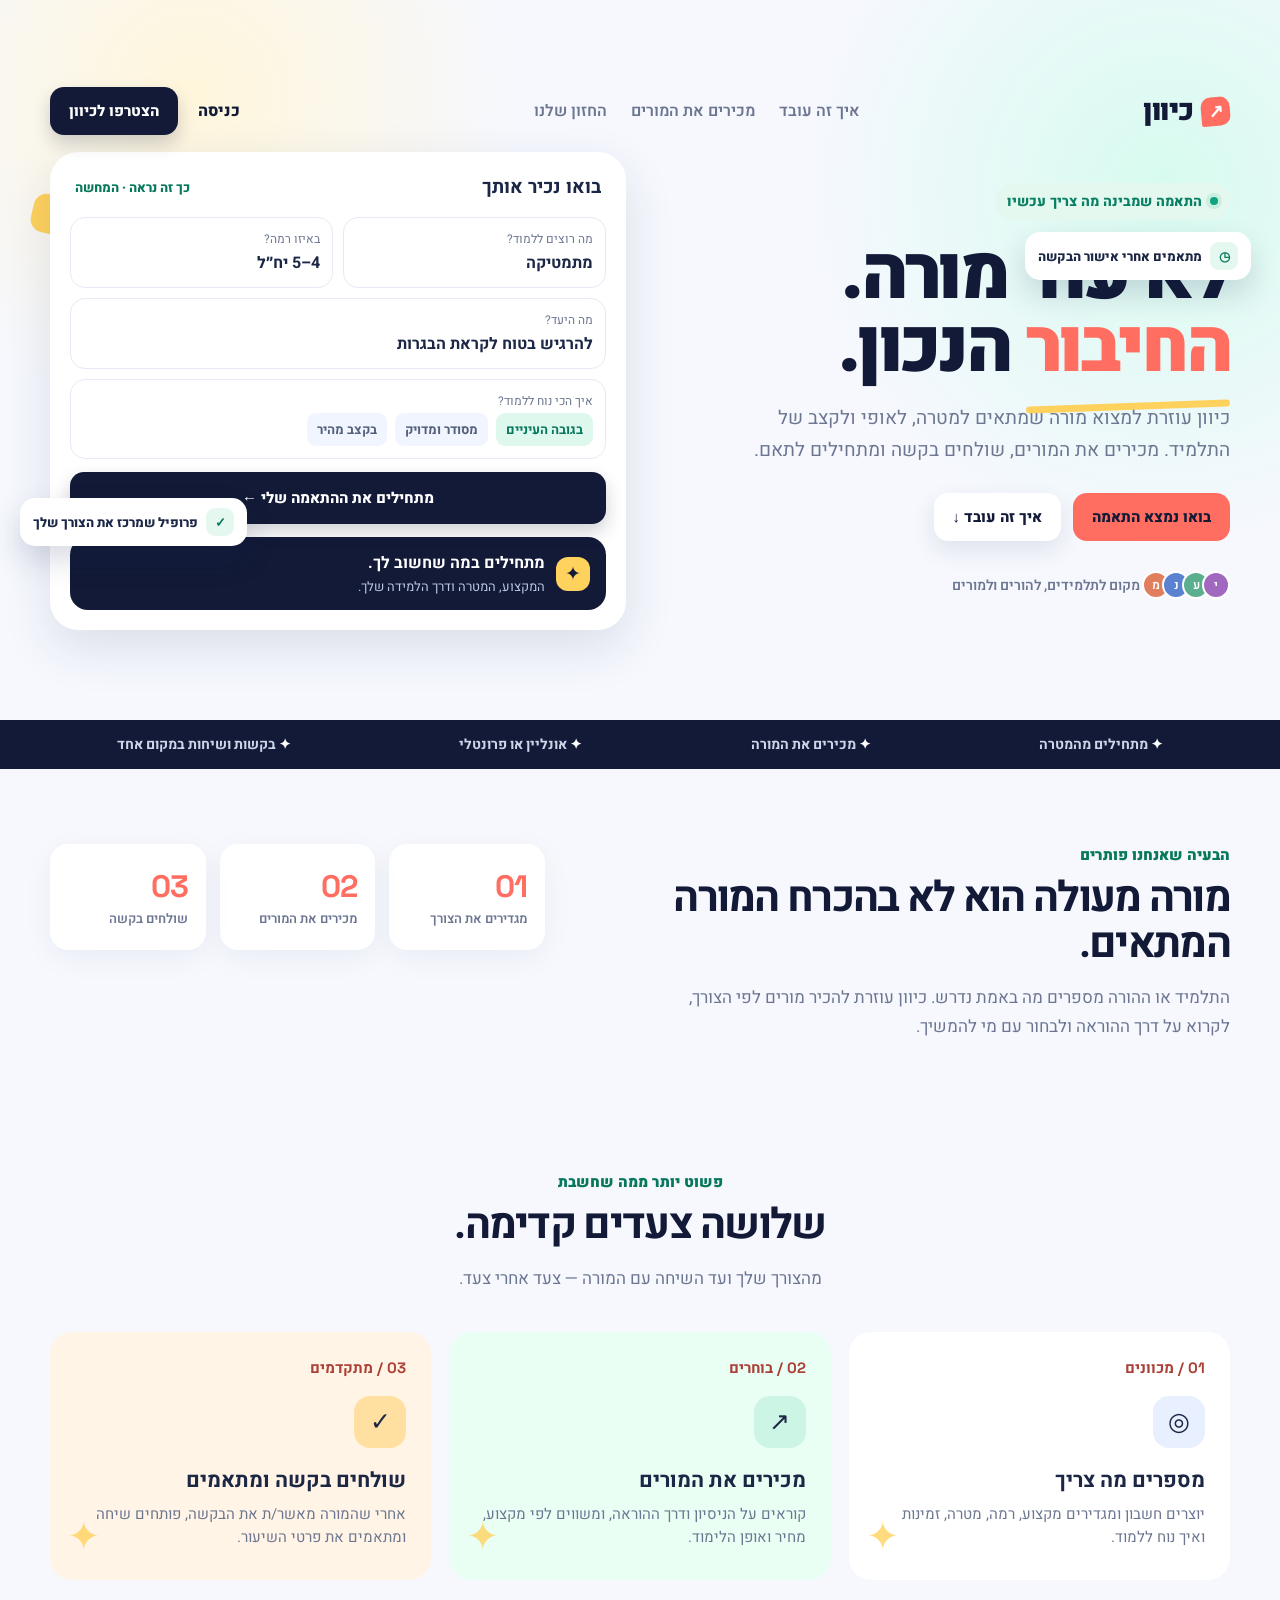
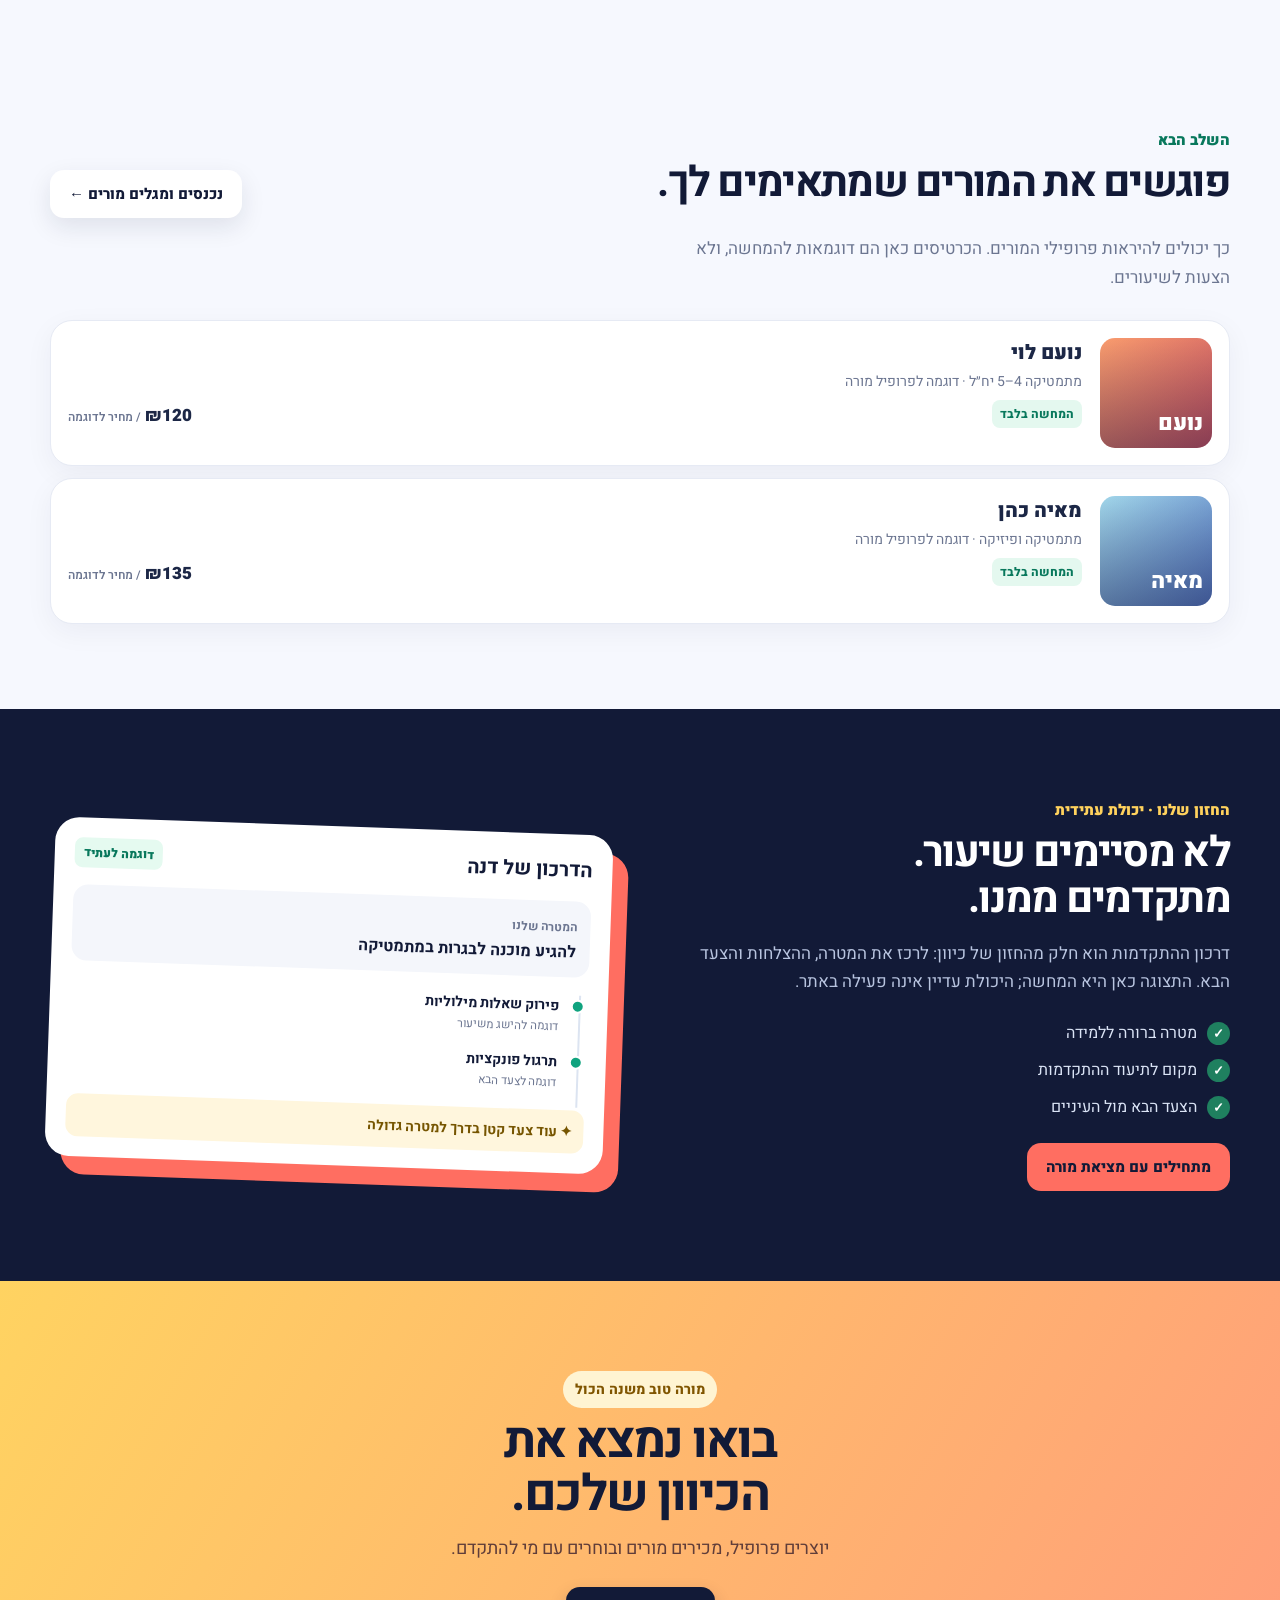
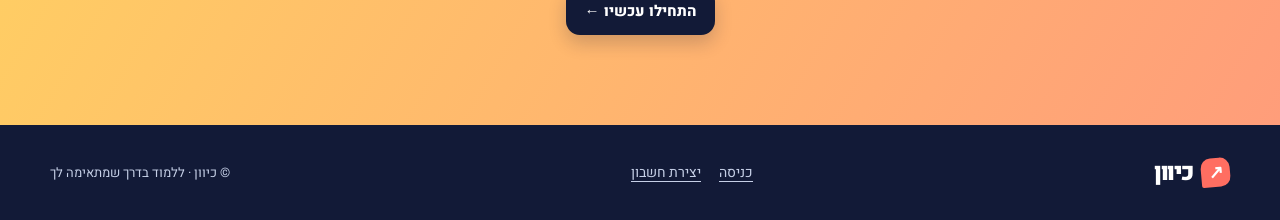
<file: index.html>
<!doctype html>
<html lang="he" dir="rtl">
<head>
  <meta charset="utf-8">
  <meta name="viewport" content="width=device-width, initial-scale=1">
  <meta name="theme-color" content="#111a38">
  <meta
    name="description"
    content="כיוון — מוצאים מורה שמתאים למטרה, לאופי ולקצב הלמידה שלך."
  >
  <title>כיוון — למצוא מורה שמבין אותך</title>

  <style>
    @import url('https://fonts.googleapis.com/css2?family=Heebo:wght@400;500;600;700;800;900&family=Space+Grotesk:wght@600;700&display=swap');

    :root {
      --navy: #121a37;
      --ink: #1c2746;
      --mint: #e9fff4;
      --teal: #10a37f;
      --teal-dark: #08785c;
      --coral: #ff6e61;
      --yellow: #ffd25d;
      --cloud: #f6f8fe;
      --line: #e6eaf4;
      --white: #fff;
      --muted: #6c7691;
      --shadow: 0 18px 50px rgba(26,39,76,.12);
    }

    * { box-sizing: border-box; }

    html {
      scroll-behavior: smooth;
      scroll-padding-top: 24px;
    }

    body {
      margin: 0;
      background: var(--cloud);
      color: var(--ink);
      font-family: Heebo, Arial, sans-serif;
    }

    button { font: inherit; }

    a { text-underline-offset: 4px; }

    a:focus-visible,
    button:focus-visible {
      outline: 3px solid var(--teal-dark);
      outline-offset: 5px;
    }

    [hidden] { display: none !important; }

    .shell { overflow: hidden; }

    .container {
      width: min(1180px, calc(100% - 40px));
      margin-inline: auto;
    }

    .skip-link {
      position: fixed;
      top: 10px;
      right: 15px;
      z-index: 100;
      padding: 12px 18px;
      border-radius: 10px;
      color: #fff;
      background: var(--navy);
      transform: translateY(-160%);
    }

    .skip-link:focus { transform: translateY(0); }

    .nav {
      min-height: 82px;
      display: flex;
      align-items: center;
      justify-content: space-between;
      gap: 18px;
      position: relative;
      z-index: 4;
    }

    .brand {
      font-size: 29px;
      font-weight: 900;
      letter-spacing: -1.4px;
      display: flex;
      gap: 8px;
      align-items: center;
      color: var(--navy);
      text-decoration: none;
      flex-shrink: 0;
    }

    .brand-mark {
      width: 29px;
      height: 29px;
      border-radius: 10px 10px 10px 2px;
      background: var(--coral);
      display: grid;
      place-items: center;
      color: #fff;
      font-size: 18px;
      transform: rotate(-5deg);
    }

    .nav-links {
      display: flex;
      gap: 24px;
      align-items: center;
    }

    .nav-links a {
      display: inline-flex;
      align-items: center;
      min-height: 44px;
      color: var(--muted);
      font-weight: 600;
      text-decoration: none;
    }

    .nav-links a:hover { color: var(--teal-dark); }

    .nav-actions {
      display: flex;
      align-items: center;
      gap: 10px;
    }

    .login-link {
      padding: 10px;
      color: var(--navy);
      font-weight: 800;
      text-decoration: none;
      white-space: nowrap;
    }

    .button {
      display: inline-flex;
      align-items: center;
      justify-content: center;
      min-height: 46px;
      border: 0;
      font-family: inherit;
      font-weight: 800;
      font-size: 15px;
      cursor: pointer;
      border-radius: 14px;
      padding: 13px 19px;
      text-decoration: none;
      text-align: center;
      transition: .2s transform, .2s box-shadow;
    }

    .button:hover { transform: translateY(-2px); }

    .button-primary {
      background: var(--navy);
      color: #fff;
      box-shadow: 0 8px 18px rgba(18,26,55,.2);
    }

    .button-coral {
      background: var(--coral);
      color: var(--navy);
    }

    .button-light {
      background: #fff;
      color: var(--navy);
      box-shadow: 0 9px 24px rgba(18,26,55,.1);
    }

    .menu-toggle {
      display: none;
      width: 44px;
      height: 44px;
      border: 1px solid var(--line);
      border-radius: 11px;
      background: #fff;
      color: var(--navy);
      cursor: pointer;
      font-size: 23px;
    }

    .hero {
      position: relative;
      min-height: 620px;
      padding: 70px 0 90px;
      background:
        radial-gradient(circle at 15% 13%, #fff6db 0, transparent 26%),
        radial-gradient(circle at 91% 26%, #d7fbef 0, transparent 28%),
        #f6f8fe;
    }

    .hero-grid {
      display: grid;
      grid-template-columns: 1fr 1.03fr;
      gap: 45px;
      align-items: center;
      position: relative;
      z-index: 1;
    }

    .hero-grid > * { min-width: 0; }

    .eyebrow {
      display: inline-flex;
      align-items: center;
      gap: 8px;
      background: #e4f8ef;
      color: #098064;
      padding: 8px 12px;
      border-radius: 99px;
      font-size: 14px;
      font-weight: 800;
    }

    .eyebrow i {
      width: 8px;
      height: 8px;
      background: var(--teal);
      border-radius: 50%;
      box-shadow: 0 0 0 4px #c9efde;
    }

    .hero h1 {
      font-size: clamp(49px, 5.8vw, 78px);
      letter-spacing: -3.6px;
      line-height: .98;
      margin: 19px 0;
      color: var(--navy);
      font-weight: 900;
    }

    .hero h1 em {
      font-style: normal;
      color: var(--coral);
      position: relative;
    }

    .hero h1 em::after {
      content: "";
      position: absolute;
      right: 0;
      left: 0;
      bottom: -8px;
      height: 7px;
      background: var(--yellow);
      border-radius: 30px;
      z-index: -1;
      transform: rotate(-2deg);
    }

    .hero-text {
      font-size: 19px;
      line-height: 1.65;
      color: var(--muted);
      max-width: 520px;
      margin: 0;
    }

    .hero-actions {
      display: flex;
      gap: 12px;
      align-items: center;
      margin-top: 27px;
    }

    .hero-trust {
      display: flex;
      align-items: center;
      gap: 10px;
      margin-top: 30px;
      color: var(--muted);
      font-size: 14px;
      font-weight: 600;
    }

    .faces { display: flex; direction: ltr; }

    .face {
      margin-left: -8px;
      width: 28px;
      height: 28px;
      border-radius: 50%;
      border: 2px solid #fff;
      display: grid;
      place-items: center;
      font-size: 12px;
      color: #fff;
    }

    .f1 { background: #e17e5d; }
    .f2 { background: #5a82d1; }
    .f3 { background: #5baf8e; }
    .f4 { background: #a069bf; }

    .search-card {
      background: #fff;
      border: 1px solid #fff;
      border-radius: 28px;
      padding: 19px;
      box-shadow: var(--shadow);
      position: relative;
    }

    .search-card::before {
      content: "";
      position: absolute;
      left: -19px;
      top: 42px;
      width: 39px;
      height: 39px;
      background: var(--yellow);
      border-radius: 13px;
      transform: rotate(13deg);
      z-index: -1;
    }

    .search-head {
      display: flex;
      justify-content: space-between;
      align-items: center;
      gap: 10px;
      margin: 1px 5px 16px;
    }

    .search-head b { font-size: 19px; }

    .progress {
      font-size: 13px;
      color: var(--teal-dark);
      font-weight: 800;
    }

    .search-fields {
      display: grid;
      grid-template-columns: 1fr 1fr;
      gap: 10px;
    }

    .field {
      border: 1px solid var(--line);
      border-radius: 15px;
      padding: 12px;
      min-height: 69px;
      background: #fff;
    }

    .field-label {
      display: block;
      font-size: 12px;
      color: var(--muted);
      margin-bottom: 3px;
    }

    .field strong { font-size: 16px; }
    .full { grid-column: 1 / -1; }

    .choice-row {
      display: flex;
      gap: 8px;
      flex-wrap: wrap;
    }

    .choice {
      font-size: 13px;
      background: #f1f5ff;
      color: #53607a;
      padding: 7px 10px;
      border-radius: 9px;
      font-weight: 700;
    }

    .choice.active {
      background: #dff8ee;
      color: #08785c;
    }

    .match-button {
      width: 100%;
      margin-top: 13px;
      padding: 15px;
    }

    .magic-card {
      background: var(--navy);
      border-radius: 18px;
      margin-top: 13px;
      padding: 14px 16px;
      color: #fff;
      display: flex;
      align-items: center;
      gap: 11px;
    }

    .magic-star {
      flex: none;
      width: 34px;
      height: 34px;
      border-radius: 12px;
      background: var(--yellow);
      color: var(--navy);
      display: grid;
      place-items: center;
      font-size: 19px;
    }

    .magic-card p {
      font-size: 13px;
      margin: 2px 0 0;
      color: #bec8e3;
    }

    .floating {
      position: absolute;
      background: #fff;
      border-radius: 15px;
      padding: 10px 13px;
      box-shadow: 0 14px 30px rgba(23,38,78,.16);
      font-size: 13px;
      font-weight: 800;
      display: flex;
      gap: 8px;
      align-items: center;
    }

    .float-a {
      left: -30px;
      bottom: 84px;
      animation: float 4s ease-in-out infinite;
    }

    .float-b {
      right: -21px;
      top: 80px;
      animation: float 5s 1s ease-in-out infinite;
    }

    .float-icon {
      background: #e4f8ef;
      color: var(--teal-dark);
      width: 28px;
      height: 28px;
      border-radius: 9px;
      display: grid;
      place-items: center;
    }

    @keyframes float {
      50% { transform: translateY(-10px); }
    }

    .ticker {
      background: var(--navy);
      color: #fff;
      padding: 14px 0;
    }

    .ticker-inner {
      display: flex;
      justify-content: space-around;
      flex-wrap: wrap;
      gap: 12px 35px;
      color: #cdd5eb;
      font-size: 14px;
      font-weight: 700;
    }

    .ticker b { color: #fff; }

    .stats {
      padding: 75px 0 28px;
      display: grid;
      grid-template-columns: 1.1fr .9fr;
      gap: 80px;
      align-items: start;
    }

    .section-kicker {
      color: var(--teal-dark);
      font-weight: 900;
      font-size: 15px;
    }

    .section-title {
      font-size: 42px;
      line-height: 1.1;
      letter-spacing: -1.7px;
      margin: 9px 0 12px;
      color: var(--navy);
    }

    .section-copy {
      color: var(--muted);
      font-size: 17px;
      line-height: 1.7;
      max-width: 560px;
    }

    .number-grid {
      display: grid;
      grid-template-columns: repeat(3, 1fr);
      gap: 14px;
    }

    .number {
      background: #fff;
      border-radius: 18px;
      padding: 22px 18px;
      box-shadow: 0 8px 30px rgba(18,26,55,.05);
    }

    .number b {
      font-family: "Space Grotesk", Heebo, sans-serif;
      font-size: 31px;
      letter-spacing: -1px;
      color: var(--coral);
    }

    .number span {
      display: block;
      color: var(--muted);
      font-size: 13px;
      font-weight: 600;
      margin-top: 3px;
    }

    .how { padding: 84px 0; }

    .section-top {
      text-align: center;
      max-width: 655px;
      margin: auto;
    }

    .section-top .section-copy {
      margin-inline: auto;
    }

    .steps {
      display: grid;
      grid-template-columns: repeat(3, 1fr);
      gap: 18px;
      margin-top: 38px;
    }

    .step {
      padding: 25px;
      border-radius: 22px;
      background: #fff;
      min-height: 248px;
      position: relative;
      overflow: hidden;
    }

    .step:nth-child(2) { background: var(--mint); }
    .step:nth-child(3) { background: #fff4e5; }

    .step-num {
      font-family: "Space Grotesk", Heebo, sans-serif;
      font-size: 15px;
      font-weight: 700;
      color: #ab4138;
    }

    .step-icon {
      width: 52px;
      height: 52px;
      border-radius: 16px;
      display: grid;
      place-items: center;
      margin: 17px 0;
      background: #e8efff;
      font-size: 25px;
    }

    .step:nth-child(2) .step-icon { background: #cdf5e5; }
    .step:nth-child(3) .step-icon { background: #ffe0a0; }

    .step h3 { font-size: 21px; margin: 0 0 7px; }

    .step p {
      font-size: 15px;
      line-height: 1.55;
      color: var(--muted);
      margin: 0;
    }

    .spark {
      position: absolute;
      left: 17px;
      bottom: 13px;
      color: var(--yellow);
      font-size: 40px;
      opacity: .8;
    }

    .teachers { padding: 65px 0 85px; }

    .teachers-heading {
      display: flex;
      justify-content: space-between;
      align-items: end;
      gap: 16px;
      flex-wrap: wrap;
    }

    .teacher-card {
      display: grid;
      grid-template-columns: 112px 1fr;
      gap: 18px;
      background: #fff;
      border: 1px solid var(--line);
      border-radius: 22px;
      padding: 17px;
      box-shadow: 0 8px 28px rgba(18,26,55,.05);
    }

    .teacher-card + .teacher-card { margin-top: 12px; }

    .portrait {
      height: 110px;
      border-radius: 15px;
      display: flex;
      align-items: end;
      padding: 9px;
      color: #fff;
      font-size: 22px;
      font-weight: 900;
      overflow: hidden;
      position: relative;
    }

    .portrait::after {
      content: "";
      position: absolute;
      inset: 0;
      background: linear-gradient(transparent, rgba(18,26,55,.35));
    }

    .portrait span { position: relative; z-index: 1; }

    .p-noam { background: linear-gradient(135deg, #fa9d6e, #c64f62); }
    .p-maya { background: linear-gradient(135deg, #a2d7ea, #5474c1); }

    .teacher-info { min-width: 0; }

    .teacher-name {
      font-size: 20px;
      font-weight: 900;
      margin: 0;
    }

    .teacher-info p {
      margin: 4px 0;
      color: var(--muted);
      font-size: 14px;
    }

    .teacher-footer {
      display: flex;
      justify-content: space-between;
      gap: 10px;
      flex-wrap: wrap;
      align-items: end;
      margin-top: 8px;
    }

    .demo-label {
      color: var(--teal-dark);
      background: #e4f8ef;
      padding: 5px 8px;
      border-radius: 8px;
      font-size: 12px;
      font-weight: 800;
    }

    .price { font-size: 17px; font-weight: 900; }

    .price small {
      font-size: 12px;
      color: var(--muted);
      font-weight: 600;
    }

    .passport {
      padding: 90px 0;
      background: var(--navy);
      color: #fff;
    }

    .passport-grid {
      display: grid;
      grid-template-columns: 1fr 1fr;
      gap: 65px;
      align-items: center;
    }

    .passport .section-title { color: #fff; }
    .passport .section-copy { color: #b8c4df; }

    .passport-list {
      list-style: none;
      padding: 0;
      margin: 24px 0;
    }

    .passport-list li {
      margin: 13px 0;
      display: flex;
      align-items: center;
      gap: 10px;
      color: #dbe4f6;
    }

    .check {
      width: 23px;
      height: 23px;
      border-radius: 50%;
      background: #1f805f;
      color: #fff;
      display: grid;
      place-items: center;
      font-size: 13px;
      font-weight: 900;
      flex-shrink: 0;
    }

    .passport-card {
      background: #fff;
      color: var(--navy);
      border-radius: 24px;
      padding: 20px;
      transform: rotate(2deg);
      box-shadow: 16px 18px 0 #ff6e61;
    }

    .passport-card-head {
      display: flex;
      justify-content: space-between;
      align-items: center;
      gap: 10px;
      flex-wrap: wrap;
    }

    .passport-card h3 { margin: 0; font-size: 20px; }

    .lesson-state {
      background: #e5faf0;
      color: #08785c;
      font-size: 12px;
      font-weight: 900;
      padding: 6px 9px;
      border-radius: 8px;
    }

    .goal {
      background: #f4f6fb;
      border-radius: 15px;
      padding: 13px;
      margin-top: 17px;
    }

    .goal span {
      font-size: 12px;
      color: var(--muted);
      font-weight: 700;
    }

    .goal b { display: block; font-size: 16px; margin-top: 2px; }

    .timeline {
      border-right: 2px solid #dce4f1;
      margin: 18px 7px 3px;
      padding-right: 19px;
    }

    .timeline div {
      position: relative;
      padding-bottom: 16px;
      font-size: 14px;
    }

    .timeline div::before {
      content: "";
      position: absolute;
      right: -25px;
      top: 4px;
      width: 10px;
      height: 10px;
      background: var(--teal);
      border-radius: 50%;
      border: 2px solid #fff;
    }

    .timeline small {
      display: block;
      color: var(--muted);
      margin-top: 2px;
    }

    .next {
      background: #fff6dd;
      color: #765500;
      border-radius: 12px;
      padding: 11px;
      font-size: 14px;
      font-weight: 700;
    }

    .cta {
      padding: 90px 0;
      background: linear-gradient(120deg, #ffd361, #ff9d7a);
    }

    .cta-box {
      text-align: center;
      max-width: 680px;
      margin: auto;
    }

    .cta h2 {
      font-size: 50px;
      letter-spacing: -2px;
      line-height: 1.05;
      margin: 8px 0 14px;
      color: var(--navy);
    }

    .cta p {
      font-size: 18px;
      color: #603d39;
      margin: 0 auto 25px;
    }

    .footer {
      background: var(--navy);
      color: #c6d0e7;
      padding: 30px 0;
    }

    .footer .container {
      display: flex;
      justify-content: space-between;
      align-items: center;
      flex-wrap: wrap;
      gap: 20px;
    }

    .footer .brand { color: #fff; font-size: 24px; }
    .footer p { font-size: 13px; margin: 0; }

    .footer-links { display: flex; gap: 18px; }
    .footer-links a { color: #c6d0e7; font-size: 14px; }

    @media (max-width: 1000px) {
      .nav-links { gap: 14px; }
      .nav-links a { font-size: 14px; }
    }

    @media (max-width: 800px) {
      .menu-toggle { display: grid; place-items: center; }

      .nav {
        flex-wrap: wrap;
        padding-block: 12px;
      }

      .nav-links {
        display: none;
        order: 3;
        width: 100%;
        padding: 12px;
        border: 1px solid var(--line);
        border-radius: 16px;
        background: #fff;
      }

      .nav-links.is-open {
        display: flex;
        flex-direction: column;
        align-items: stretch;
        gap: 0;
      }

      .nav-links a { padding: 10px; }

      .hero { padding-top: 20px; min-height: auto; }

      .hero-grid,
      .stats,
      .passport-grid {
        grid-template-columns: 1fr;
      }

      .hero-grid { margin-top: 25px; }
      .hero h1 { font-size: 56px; }

      .hero-visual {
        max-width: 520px;
        margin: 0 auto;
        width: 100%;
      }

      .floating { display: none; }
      .stats { gap: 28px; }
      .number-grid { max-width: 500px; }
      .steps { grid-template-columns: 1fr; }

      .passport-card {
        max-width: 430px;
        margin: 20px auto 0;
        width: calc(100% - 20px);
      }

      .cta h2 { font-size: 43px; }
    }

    @media (max-width: 470px) {
      .container { width: calc(100% - 28px); }
      .nav { min-height: 67px; gap: 8px; }
      .brand { font-size: 25px; }

      .nav .button {
        padding: 10px 12px;
        font-size: 13px;
      }

      .nav-actions { gap: 5px; }
      .login-link { font-size: 13px; padding: 8px; }

      .hero h1 {
        font-size: 47px;
        letter-spacing: -2.5px;
      }

      .hero-text { font-size: 17px; }

      .hero-actions {
        align-items: stretch;
        flex-direction: column;
      }

      .hero-actions .button { width: 100%; }
      .search-card { padding: 13px; }
      .search-fields { grid-template-columns: 1fr; }
      .field { min-height: 60px; }
      .full { grid-column: auto; }
      .number-grid { grid-template-columns: 1fr 1fr; }
      .number:last-child { grid-column: 1 / -1; }

      .teacher-card {
        grid-template-columns: 83px 1fr;
        gap: 12px;
        padding: 12px;
      }

      .portrait { height: 90px; font-size: 18px; }
      .teacher-name { font-size: 18px; }
      .section-title { font-size: 35px; }
      .cta { padding: 68px 0; }
      .cta h2 { font-size: 38px; }
      .passport { padding: 65px 0; }
    }

    @media (prefers-reduced-motion: reduce) {
      *,
      *::before,
      *::after {
        animation: none !important;
        transition: none !important;
        scroll-behavior: auto !important;
      }
    }
  </style>
</head>

<body>
  <a class="skip-link" href="#main-content">דילוג לתוכן העמוד</a>

  <div class="shell">
    <main id="main-content" tabindex="-1">
      <section class="hero" aria-labelledby="hero-title">
        <header class="container nav">
          <a class="brand" href="index.html" aria-label="כיוון — דף הבית">
            <span class="brand-mark" aria-hidden="true">↗</span>
            כיוון
          </a>

          <nav class="nav-links" id="home-menu" aria-label="ניווט ראשי">
            <a href="#how">איך זה עובד</a>
            <a href="#teachers">מכירים את המורים</a>
            <a href="#passport">החזון שלנו</a>
          </nav>

          <div class="nav-actions">
            <a class="login-link" href="login.html">כניסה</a>
            <a class="button button-primary" href="join.html">
              הצטרפו לכיוון
            </a>

            <button
              class="menu-toggle"
              id="menu-toggle"
              type="button"
              aria-controls="home-menu"
              aria-expanded="false"
              aria-label="פתיחת תפריט"
            >
              <span aria-hidden="true">☰</span>
            </button>
          </div>
        </header>

        <div class="container hero-grid">
          <div>
            <div class="eyebrow">
              <i aria-hidden="true"></i>
              התאמה שמבינה מה צריך עכשיו
            </div>

            <h1 id="hero-title">
              לא עוד מורה.<br>
              <em>החיבור</em> הנכון.
            </h1>

            <p class="hero-text">
              כיוון עוזרת למצוא מורה שמתאים למטרה,
              לאופי ולקצב של התלמיד.
              מכירים את המורים, שולחים בקשה ומתחילים לתאם.
            </p>

            <div class="hero-actions">
              <a class="button button-coral" href="join.html">
                בואו נמצא התאמה
              </a>

              <a class="button button-light" href="#how">
                איך זה עובד ↓
              </a>
            </div>

            <div class="hero-trust">
              <div class="faces" aria-hidden="true">
                <span class="face f1">מ</span>
                <span class="face f2">נ</span>
                <span class="face f3">ע</span>
                <span class="face f4">י</span>
              </div>
              מקום לתלמידים, להורים ולמורים
            </div>
          </div>

          <div class="hero-visual">
            <div class="search-card">
              <div class="search-head">
                <b>בואו נכיר אותך</b>
                <span class="progress">כך זה נראה · המחשה</span>
              </div>

              <div class="search-fields">
                <div class="field">
                  <span class="field-label">מה רוצים ללמוד?</span>
                  <strong>מתמטיקה</strong>
                </div>

                <div class="field">
                  <span class="field-label">באיזו רמה?</span>
                  <strong>4–5 יח״ל</strong>
                </div>

                <div class="field full">
                  <span class="field-label">מה היעד?</span>
                  <strong>להרגיש בטוח לקראת הבגרות</strong>
                </div>

                <div class="field full">
                  <span class="field-label">איך הכי נוח ללמוד?</span>
                  <div class="choice-row">
                    <span class="choice active">בגובה העיניים</span>
                    <span class="choice">מסודר ומדויק</span>
                    <span class="choice">בקצב מהיר</span>
                  </div>
                </div>
              </div>

              <a class="button button-primary match-button" href="join.html">
                מתחילים את ההתאמה שלי ←
              </a>

              <div class="magic-card">
                <div class="magic-star" aria-hidden="true">✦</div>
                <div>
                  <b>מתחילים במה שחשוב לך.</b>
                  <p>המקצוע, המטרה ודרך הלמידה שלך.</p>
                </div>
              </div>
            </div>

            <div class="floating float-a">
              <span class="float-icon" aria-hidden="true">✓</span>
              פרופיל שמרכז את הצורך שלך
            </div>

            <div class="floating float-b">
              <span class="float-icon" aria-hidden="true">◷</span>
              מתאמים אחרי אישור הבקשה
            </div>
          </div>
        </div>
      </section>

      <div class="ticker">
        <div class="container ticker-inner">
          <span><b aria-hidden="true">✦</b> מתחילים מהמטרה</span>
          <span><b aria-hidden="true">✦</b> מכירים את המורה</span>
          <span><b aria-hidden="true">✦</b> אונליין או פרונטלי</span>
          <span><b aria-hidden="true">✦</b> בקשות ושיחות במקום אחד</span>
        </div>
      </div>

      <section class="container stats" aria-labelledby="problem-title">
        <div>
          <div class="section-kicker">הבעיה שאנחנו פותרים</div>
          <h2 class="section-title" id="problem-title">
            מורה מעולה הוא לא בהכרח המורה המתאים.
          </h2>
          <p class="section-copy">
            התלמיד או ההורה מספרים מה באמת נדרש.
            כיוון עוזרת להכיר מורים לפי הצורך,
            לקרוא על דרך ההוראה ולבחור עם מי להמשיך.
          </p>
        </div>

        <div class="number-grid">
          <div class="number">
            <b>01</b>
            <span>מגדירים את הצורך</span>
          </div>
          <div class="number">
            <b>02</b>
            <span>מכירים את המורים</span>
          </div>
          <div class="number">
            <b>03</b>
            <span>שולחים בקשה</span>
          </div>
        </div>
      </section>

      <section class="how" id="how" aria-labelledby="how-title">
        <div class="container">
          <div class="section-top">
            <div class="section-kicker">פשוט יותר ממה שחשבת</div>
            <h2 class="section-title" id="how-title">
              שלושה צעדים קדימה.
            </h2>
            <p class="section-copy">
              מהצורך שלך ועד השיחה עם המורה — צעד אחרי צעד.
            </p>
          </div>

          <div class="steps">
            <article class="step">
              <div class="step-num">01 / מכוונים</div>
              <div class="step-icon" aria-hidden="true">◎</div>
              <h3>מספרים מה צריך</h3>
              <p>
                יוצרים חשבון ומגדירים מקצוע, רמה,
                מטרה, זמינות ואיך נוח ללמוד.
              </p>
              <span class="spark" aria-hidden="true">✦</span>
            </article>

            <article class="step">
              <div class="step-num">02 / בוחרים</div>
              <div class="step-icon" aria-hidden="true">↗</div>
              <h3>מכירים את המורים</h3>
              <p>
                קוראים על הניסיון ודרך ההוראה,
                ומשווים לפי מקצוע, מחיר ואופן הלימוד.
              </p>
              <span class="spark" aria-hidden="true">✦</span>
            </article>

            <article class="step">
              <div class="step-num">03 / מתקדמים</div>
              <div class="step-icon" aria-hidden="true">✓</div>
              <h3>שולחים בקשה ומתאמים</h3>
              <p>
                אחרי שהמורה מאשר/ת את הבקשה,
                פותחים שיחה ומתאמים את פרטי השיעור.
              </p>
              <span class="spark" aria-hidden="true">✦</span>
            </article>
          </div>
        </div>
      </section>

      <section
        class="container teachers"
        id="teachers"
        aria-labelledby="teachers-title"
      >
        <div class="teachers-heading">
          <div>
            <div class="section-kicker">השלב הבא</div>
            <h2 class="section-title" id="teachers-title">
              פוגשים את המורים שמתאימים לך.
            </h2>
          </div>

          <a class="button button-light" href="login.html?next=matches.html">
            נכנסים ומגלים מורים ←
          </a>
        </div>

        <p class="section-copy">
          כך יכולים להיראות פרופילי המורים.
          הכרטיסים כאן הם דוגמאות להמחשה, ולא הצעות לשיעורים.
        </p>

        <div style="margin-top:27px">
          <article class="teacher-card">
            <div class="portrait p-noam" aria-hidden="true">
              <span>נועם</span>
            </div>
            <div class="teacher-info">
              <h3 class="teacher-name">נועם לוי</h3>
              <p>מתמטיקה 4–5 יח״ל · דוגמה לפרופיל מורה</p>

              <div class="teacher-footer">
                <span class="demo-label">המחשה בלבד</span>
                <span class="price">₪120 <small>/ מחיר לדוגמה</small></span>
              </div>
            </div>
          </article>

          <article class="teacher-card">
            <div class="portrait p-maya" aria-hidden="true">
              <span>מאיה</span>
            </div>
            <div class="teacher-info">
              <h3 class="teacher-name">מאיה כהן</h3>
              <p>מתמטיקה ופיזיקה · דוגמה לפרופיל מורה</p>

              <div class="teacher-footer">
                <span class="demo-label">המחשה בלבד</span>
                <span class="price">₪135 <small>/ מחיר לדוגמה</small></span>
              </div>
            </div>
          </article>
        </div>
      </section>

      <section class="passport" id="passport" aria-labelledby="passport-title">
        <div class="container passport-grid">
          <div>
            <div class="section-kicker" style="color:var(--yellow)">
              החזון שלנו · יכולת עתידית
            </div>

            <h2 class="section-title" id="passport-title">
              לא מסיימים שיעור.<br>
              מתקדמים ממנו.
            </h2>

            <p class="section-copy">
              דרכון ההתקדמות הוא חלק מהחזון של כיוון:
              לרכז את המטרה, ההצלחות והצעד הבא.
              התצוגה כאן היא המחשה; היכולת עדיין אינה פעילה באתר.
            </p>

            <ul class="passport-list">
              <li>
                <span class="check" aria-hidden="true">✓</span>
                מטרה ברורה ללמידה
              </li>
              <li>
                <span class="check" aria-hidden="true">✓</span>
                מקום לתיעוד ההתקדמות
              </li>
              <li>
                <span class="check" aria-hidden="true">✓</span>
                הצעד הבא מול העיניים
              </li>
            </ul>

            <a class="button button-coral" href="join.html">
              מתחילים עם מציאת מורה
            </a>
          </div>

          <div class="passport-card">
            <div class="passport-card-head">
              <h3>הדרכון של דנה</h3>
              <span class="lesson-state">דוגמה לעתיד</span>
            </div>

            <div class="goal">
              <span>המטרה שלנו</span>
              <b>להגיע מוכנה לבגרות במתמטיקה</b>
            </div>

            <div class="timeline">
              <div>
                <b>פירוק שאלות מילוליות</b>
                <small>דוגמה להישג משיעור</small>
              </div>
              <div>
                <b>תרגול פונקציות</b>
                <small>דוגמה לצעד הבא</small>
              </div>
            </div>

            <div class="next">
              ✦ עוד צעד קטן בדרך למטרה גדולה
            </div>
          </div>
        </div>
      </section>

      <section class="cta" aria-labelledby="cta-title">
        <div class="container cta-box">
          <div class="eyebrow" style="background:#fff4d2;color:#805500">
            מורה טוב משנה הכול
          </div>

          <h2 id="cta-title">
            בואו נמצא את<br>
            הכיוון שלכם.
          </h2>

          <p>
            יוצרים פרופיל, מכירים מורים ובוחרים עם מי להתקדם.
          </p>

          <a class="button button-primary" href="join.html">
            התחילו עכשיו ←
          </a>
        </div>
      </section>
    </main>

    <footer class="footer">
      <div class="container">
        <a class="brand" href="index.html">
          <span class="brand-mark" aria-hidden="true">↗</span>
          כיוון
        </a>

        <nav class="footer-links" aria-label="קישורים נוספים">
          <a href="login.html">כניסה</a>
          <a href="join.html">יצירת חשבון</a>
        </nav>

        <p>© כיוון · ללמוד בדרך שמתאימה לך</p>
      </div>
    </footer>
  </div>

  <script>
    const menuButton = document.getElementById("menu-toggle");
    const menu = document.getElementById("home-menu");

    function setMenuOpen(open, returnFocus = false) {
      menu.classList.toggle("is-open", open);

      menuButton.setAttribute("aria-expanded", String(open));
      menuButton.setAttribute(
        "aria-label",
        open ? "סגירת תפריט" : "פתיחת תפריט"
      );

      if (returnFocus) menuButton.focus();
    }

    menuButton.addEventListener("click", () => {
      setMenuOpen(
        menuButton.getAttribute("aria-expanded") !== "true"
      );
    });

    menu.addEventListener("click", event => {
      if (event.target.closest("a")) setMenuOpen(false);
    });

    document.addEventListener("click", event => {
      if (
        !menu.contains(event.target) &&
        !menuButton.contains(event.target)
      ) {
        setMenuOpen(false);
      }
    });

    document.addEventListener("keydown", event => {
      if (
        event.key === "Escape" &&
        menuButton.getAttribute("aria-expanded") === "true"
      ) {
        setMenuOpen(false, true);
      }
    });

    window.matchMedia("(min-width: 801px)")
      .addEventListener("change", () => setMenuOpen(false));
  </script>
</body>
</html>
</file>
